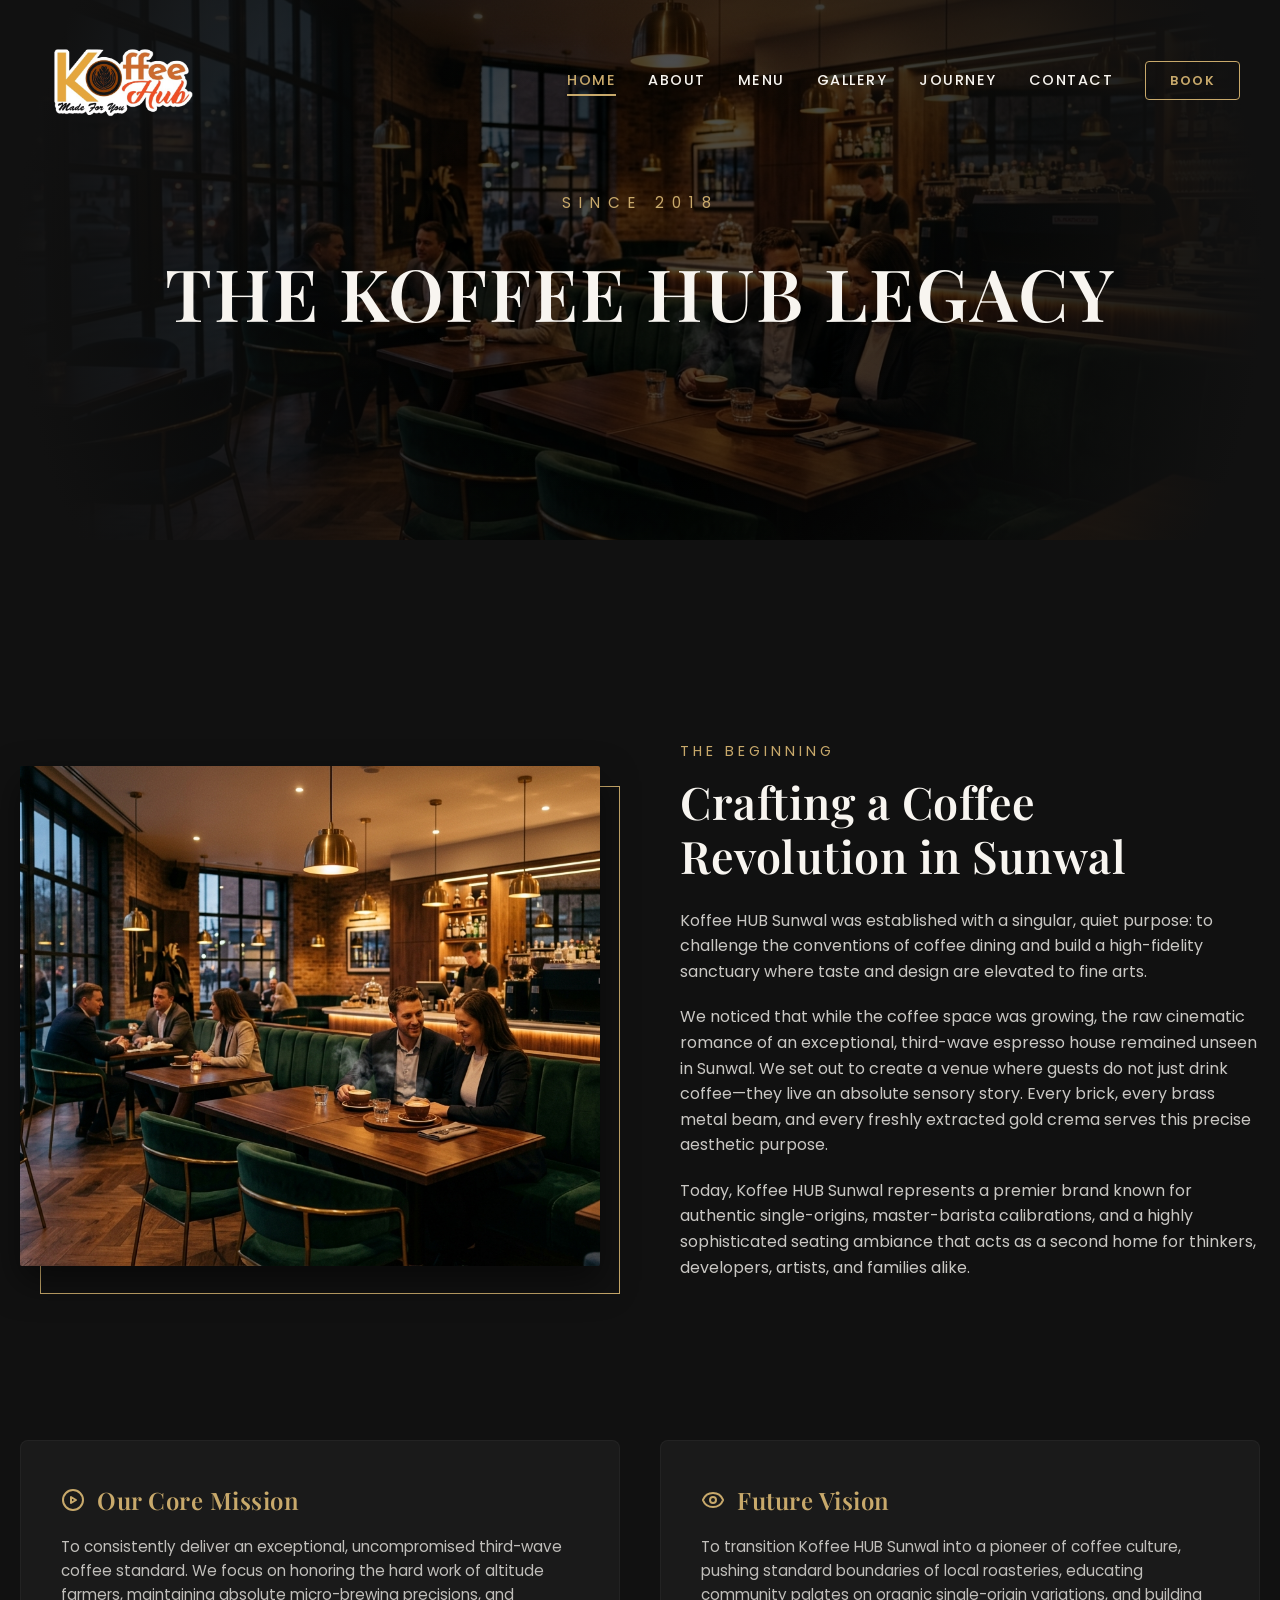
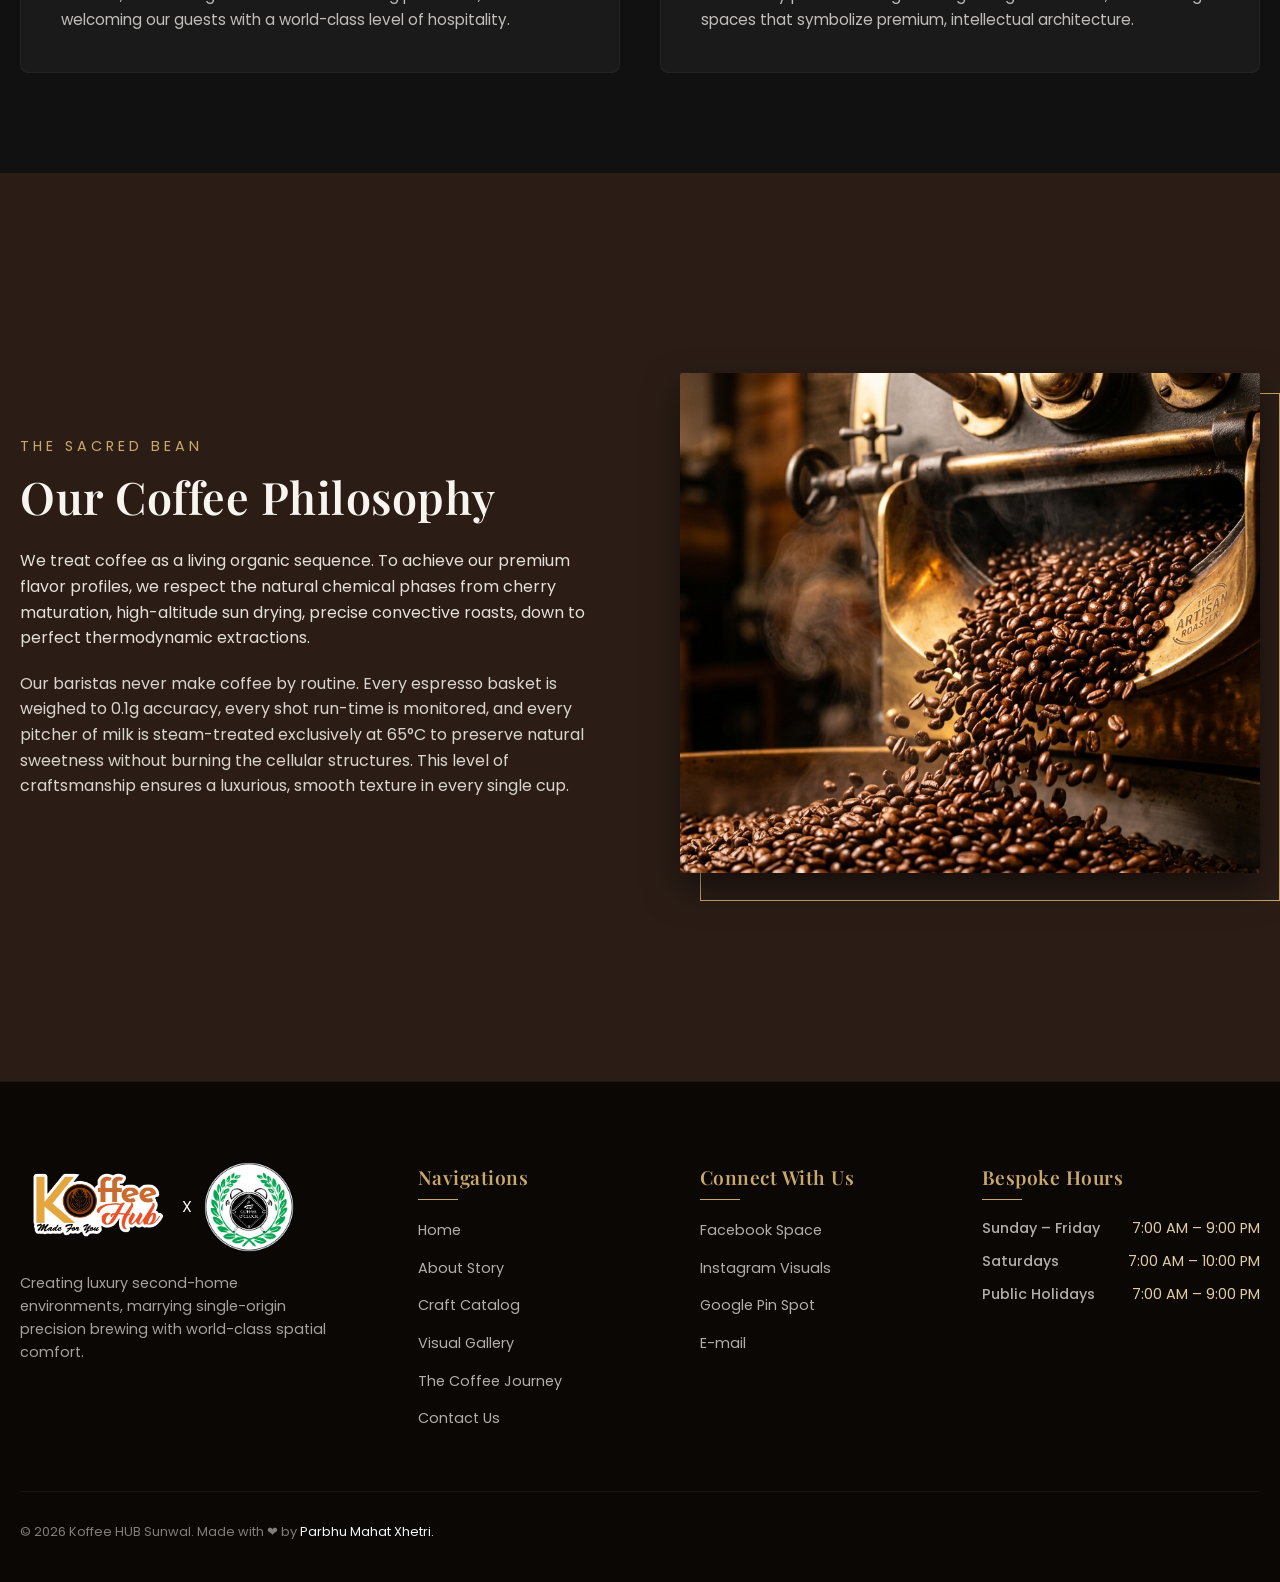
<file: about.html>
<!DOCTYPE html>
<html lang="en">
<head>
  <meta charset="UTF-8">
  <meta name="viewport" content="width=device-width, initial-scale=1.0">
  <title>Our Story & Philosophy | Koffee HUB Sunwal</title>
  <link rel="stylesheet" href="/css/style.css">
  <link rel="icon" href="images/icon.svg">
</head>
<body>
  <!-- Header / Navigation Bar -->
  <header id="header">
    <nav class="navbar" id="navbar">
      <a href="/index.html" class="nav-brand">
        <img src="/images/logo.png" alt="Koffee HUB Sunwal Logo" class="nav-logo-img">
      </a>
      
      <ul class="nav-menu">
        <li><a href="/index.html" class="nav-link active">Home</a></li>
        <li><a href="/about.html" class="nav-link">About</a></li>
        <li><a href="/menu.html" class="nav-link">Menu</a></li>
        <li><a href="/gallery.html" class="nav-link">Gallery</a></li>
        <li><a href="/experience.html" class="nav-link">Journey</a></li>
        <li><a href="/contact.html" class="nav-link">Contact</a></li>
        <li><a href="/contact.html" class="nav-cta">Book</a></li>
      </ul>

      <button class="hamburger" aria-label="Toggle Navigation">
        <span class="bar"></span>
        <span class="bar"></span>
        <span class="bar"></span>
      </button>
    </nav>
  </header>

  <!-- About Hero -->
  <section class="about-hero">
    <div class="about-hero-bg"></div>
    <div class="hero-overlay"></div>
    <div class="about-hero-content">
      <div class="hero-mini-title">Since 2018</div>
      <h1 class="about-hero-title">The Koffee HUB Legacy</h1>
    </div>
  </section>

  <!-- Narrative Section -->
  <section class="section">
    <div class="about-narrative reveal-on-scroll">
      <!-- Image Frame -->
      <div class="about-img-frame">
        <img src="/images/interior.jpg" alt="Koffee HUB Luxury Atmosphere" class="about-img">
      </div>
      
      <!-- Text Description -->
      <div class="about-text-content">
        <span class="about-story-subtitle">The Beginning</span>
        <h2 class="about-story-title">Crafting a Coffee Revolution in Sunwal</h2>
        <p class="about-text-p">
          Koffee HUB Sunwal was established with a singular, quiet purpose: to challenge the conventions of coffee dining and build a high-fidelity sanctuary where taste and design are elevated to fine arts.
        </p>
        <p class="about-text-p">
          We noticed that while the coffee space was growing, the raw cinematic romance of an exceptional, third-wave espresso house remained unseen in Sunwal. We set out to create a venue where guests do not just drink coffee—they live an absolute sensory story. Every brick, every brass metal beam, and every freshly extracted gold crema serves this precise aesthetic purpose.
        </p>
        <p class="about-text-p">
          Today, Koffee HUB Sunwal represents a premier brand known for authentic single-origins, master-barista calibrations, and a highly sophisticated seating ambiance that acts as a second home for thinkers, developers, artists, and families alike.
        </p>
      </div>
    </div>

    <!-- Mission & Vision Bento Cards -->
    <div class="bento-blocks reveal-on-scroll">
      <div class="bento-card">
        <h3 class="bento-card-title">
          <svg xmlns="http://www.w3.org/2000/svg" width="24" height="24" viewBox="0 0 24 24" fill="none" stroke="currentColor" stroke-width="2" stroke-linecap="round" stroke-linejoin="round" class="text-gold"><circle cx="12" cy="12" r="10"/><path d="m10 15 5-3-5-3v6Z"/></svg>
          Our Core Mission
        </h3>
        <p class="bento-card-desc">
          To consistently deliver an exceptional, uncompromised third-wave coffee standard. We focus on honoring the hard work of altitude farmers, maintaining absolute micro-brewing precisions, and welcoming our guests with a world-class level of hospitality.
        </p>
      </div>

      <div class="bento-card">
        <h3 class="bento-card-title">
          <svg xmlns="http://www.w3.org/2000/svg" width="24" height="24" viewBox="0 0 24 24" fill="none" stroke="currentColor" stroke-width="2" stroke-linecap="round" stroke-linejoin="round" class="text-gold"><path d="M2.062 12.348a1 1 0 0 1 0-.696 10.75 10.75 0 0 1 19.876 0 1 1 0 0 1 0 .696 10.75 10.75 0 0 1-19.876 0Z"/><circle cx="12" cy="12" r="3"/></svg>
          Future Vision
        </h3>
        <p class="bento-card-desc">
          To transition Koffee HUB Sunwal into a pioneer of coffee culture, pushing standard boundaries of local roasteries, educating community palates on organic single-origin variations, and building spaces that symbolize premium, intellectual architecture.
        </p>
      </div>
    </div>
  </section>

  <!-- Philosophy and Beans Section -->
  <section class="section-full">
    <div class="section reveal-on-scroll" style="padding: 100px 20px;">
      <div class="about-narrative">
        <div class="about-text-content">
          <span class="about-story-subtitle">The Sacred Bean</span>
          <h2 class="about-story-title">Our Coffee Philosophy</h2>
          <p class="about-text-p" style="color: rgba(248, 245, 240, 0.9);">
            We treat coffee as a living organic sequence. To achieve our premium flavor profiles, we respect the natural chemical phases from cherry maturation, high-altitude sun drying, precise convective roasts, down to perfect thermodynamic extractions.
          </p>
          <p class="about-text-p" style="color: rgba(248, 245, 240, 0.85);">
            Our baristas never make coffee by routine. Every espresso basket is weighed to 0.1g accuracy, every shot run-time is monitored, and every pitcher of milk is steam-treated exclusively at 65°C to preserve natural sweetness without burning the cellular structures. This level of craftsmanship ensures a luxurious, smooth texture in every single cup.
          </p>
        </div>

        <div class="about-img-frame">
          <img src="/images/beans.jpg" alt="Hand-selected fresh roasted coffee beans" class="about-img">
        </div>
      </div>
    </div>
  </section>

  <!-- Footer -->
<footer>
    <div class="footer-layout">
      <!-- Col 1: Brand Info -->
      <div class="footer-col-desc">
        <div class="footer-logo-row">
          <a href="#">
          <img src="/images/logo.png" alt="Koffee HUB Sunwal" class="footer-logo-img">
          </a>
          X 
          <img src="images/coffeoclocklogo.png" alt="Koffee HUB Sunwal" class="footer-logo-img2">
        </div>
        <p class="footer-brand-p">Creating luxury second-home environments, marrying single-origin precision brewing with world-class spatial comfort.</p>
      </div>

      <!-- Col 2: Navigation Links -->
      <div>
        <h3 class="footer-heading">Navigations</h3>
        <ul class="footer-links">
          <li><a href="/index.html">Home</a></li>
          <li><a href="/about.html">About Story</a></li>
          <li><a href="/menu.html">Craft Catalog</a></li>
          <li><a href="/gallery.html">Visual Gallery</a></li>
          <li><a href="/experience.html">The Coffee Journey</a></li>
          <li><a href="/contact.html">Contact Us</a></li>
        </ul>
      </div>

      <!-- Col 3: Social & Communities -->
      <div>
        <h3 class="footer-heading">Connect With Us</h3>
        <ul class="footer-links">
          <li><a href="https://www.facebook.com/p/Koffee-HUB-Sunwal-100027303412881/" target="_blank">Facebook Space</a></li>
          <li><a href="https://www.instagram.com/koffeehubsunwal/" target="_blank">Instagram Visuals</a></li>
          <li><a href="https://maps.app.goo.gl/vTeox2EkM3HHREE3A" target="_blank">Google Pin Spot</a></li>
          <li><a href="mailto:koffeehub4@gmail.com">E-mail </a></li>
        </ul>
      </div>

      <!-- Col 4: Opening Hours -->
      <div>
        <h3 class="footer-heading">Bespoke Hours</h3>
        <ul class="hours-list">
          <li class="hours-item">
            <span>Sunday – Friday</span>
            <span>7:00 AM – 9:00 PM</span>
          </li>
          <li class="hours-item">
            <span>Saturdays</span>
            <span>7:00 AM – 10:00 PM</span>
          </li>
          <li class="hours-item">
            <span>Public Holidays</span>
            <span>7:00 AM – 9:00 PM</span>
          </li>
        </ul>
      </div>
    </div>

    <!-- Footer Bottom Copyright row -->
    <div class="footer-bottom">
      <div>&copy; 2026 Koffee HUB Sunwal. Made with ❤ by <a href="https:parbhumahatchhetry.com.np" style="text-decoration: none; color: whitesmoke;">Parbhu Mahat Xhetri.</a></div>
    </div>
  </footer>

  <!-- Back to Top Button -->
  <button id="back-to-top" aria-label="Back to top">
    <svg xmlns="http://www.w3.org/2000/svg" width="24" height="24" viewBox="0 0 24 24" fill="none" stroke="currentColor" stroke-width="2" stroke-linecap="round" stroke-linejoin="round"><path d="m18 15-6-6-6 6"/></svg>
  </button>

  <script src="/js/script.js" defer></script>
</body>
</html>
</file>
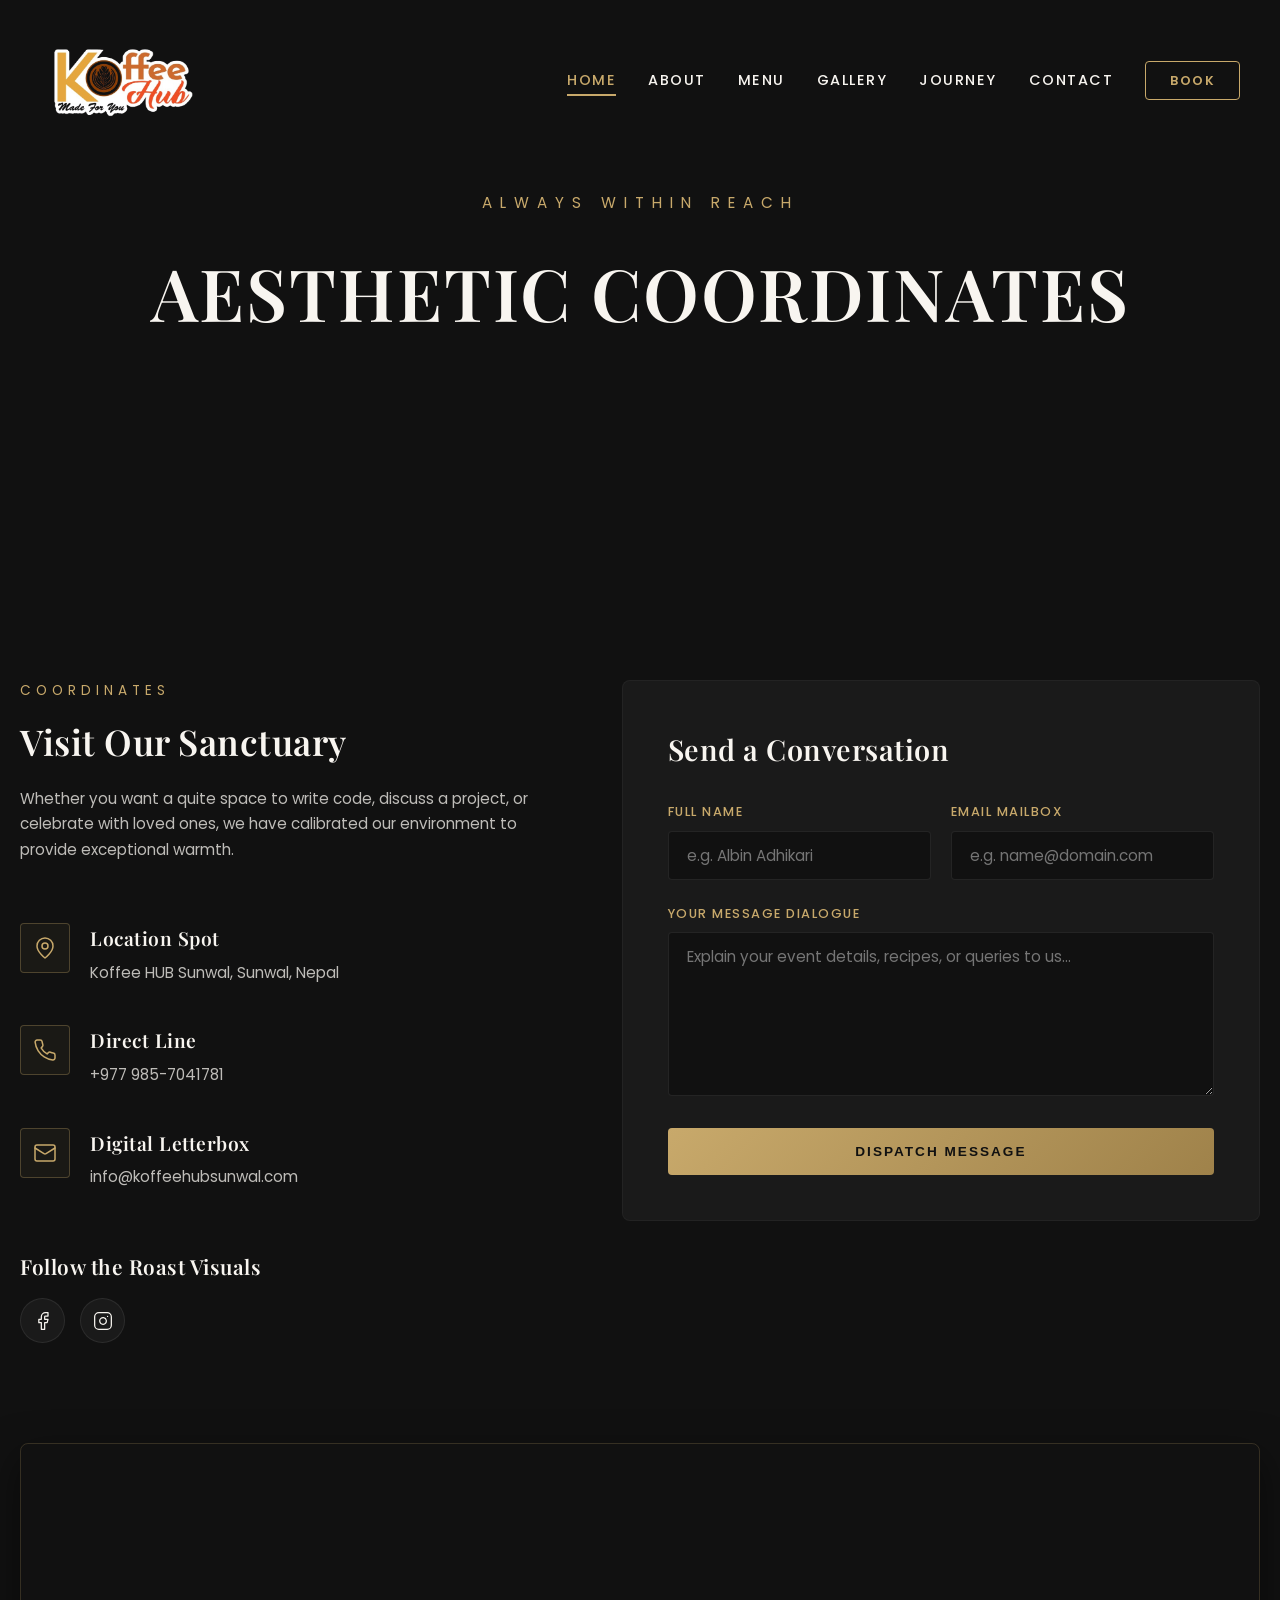
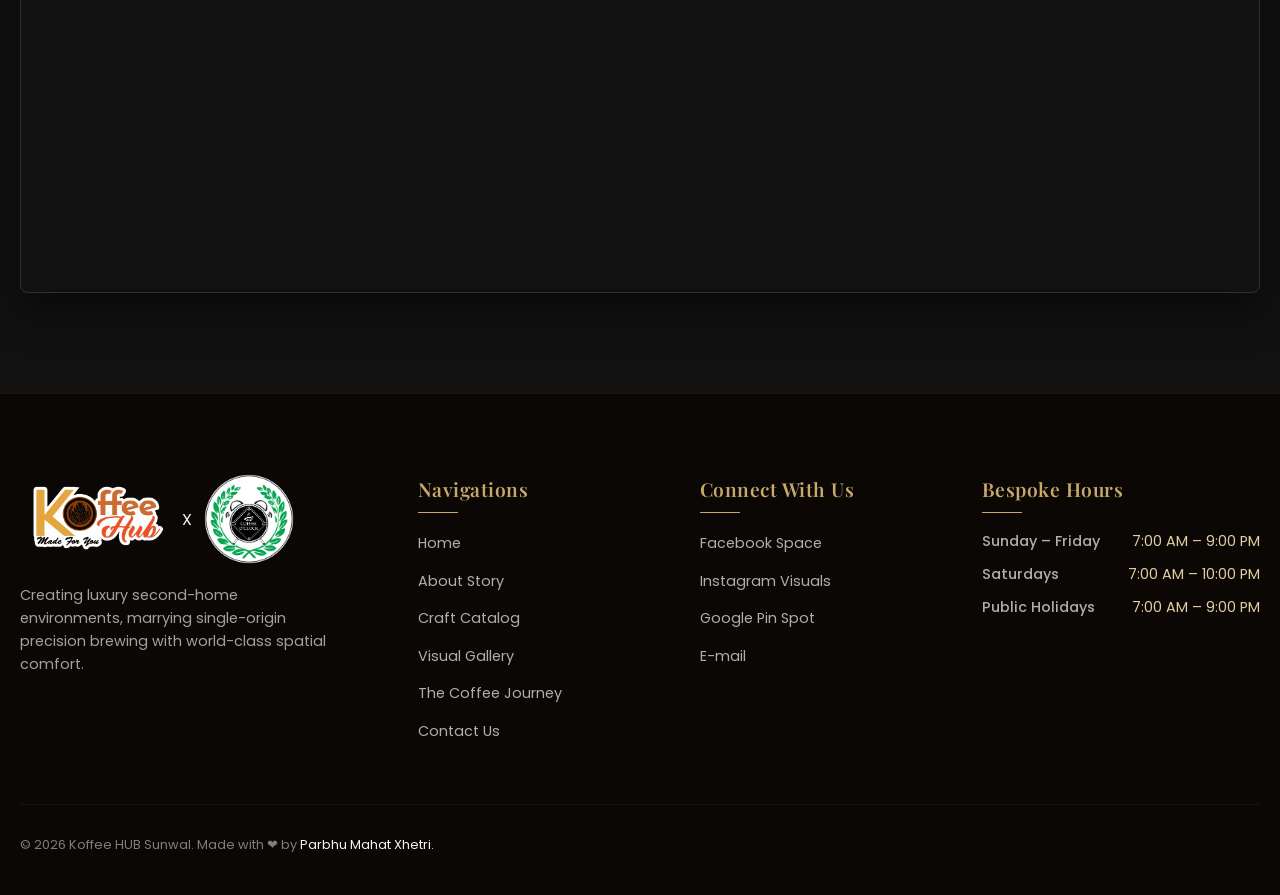
<file: contact.html>
<!DOCTYPE html>
<html lang="en">
<head>
  <meta charset="UTF-8">
  <meta name="viewport" content="width=device-width, initial-scale=1.0">
  <title>Contact & Coordinates | Koffee HUB Sunwal</title>
  <link class="styles" rel="stylesheet" href="/css/style.css">
  <link rel="icon" href="images/icon.svg">
</head>
<body>
<header id="header">
    <nav class="navbar" id="navbar">
      <a href="/index.html" class="nav-brand">
        <img src="/images/logo.png" alt="Koffee HUB Sunwal Logo" class="nav-logo-img">
      </a>
      
      <ul class="nav-menu">
        <li><a href="/index.html" class="nav-link active">Home</a></li>
        <li><a href="/about.html" class="nav-link">About</a></li>
        <li><a href="/menu.html" class="nav-link">Menu</a></li>
        <li><a href="/gallery.html" class="nav-link">Gallery</a></li>
        <li><a href="/experience.html" class="nav-link">Journey</a></li>
        <li><a href="/contact.html" class="nav-link">Contact</a></li>
        <li><a href="/contact.html" class="nav-cta">Book</a></li>
      </ul>

      <button class="hamburger" aria-label="Toggle Navigation">
        <span class="bar"></span>
        <span class="bar"></span>
        <span class="bar"></span>
      </button>
    </nav>
  </header>

  <!-- Contact Hero -->
  <section class="about-hero">
    <div class="about-hero-bg" style="background-image: url('https://images.unsplash.com/photo-1495474472287-4d71bcdd2085?q=80&w=1200&auto=format&fit=crop');"></div>
    <div class="hero-overlay"></div>
    <div class="about-hero-content">
      <div class="hero-mini-title">Always Within Reach</div>
      <h1 class="about-hero-title">Aesthetic Coordinates</h1>
    </div>
  </section>

  <!-- Contact Section Workspace -->
  <section class="section reveal-on-scroll">
    
    <div class="contact-layout">
      <!-- Col 1: Contacts info details -->
      <div class="contact-info-block">
        <div>
          <span class="sec-subtitle" style="margin-left: 0;">Coordinates</span>
          <h2 class="form-title" style="margin-bottom: 15px; font-size: 2.22rem">Visit Our Sanctuary</h2>
          <p class="about-text-p" style="font-size: 0.95rem; line-height: 1.7; color: rgba(248, 245, 240, 0.75);">
            Whether you want a quite space to write code, discuss a project, or celebrate with loved ones, we have calibrated our environment to provide exceptional warmth.
          </p>
        </div>

        <div class="contact-coord-item">
          <div class="coord-icon-box">
            <!-- Pin Icon -->
            <svg xmlns="http://www.w3.org/2000/svg" width="24" height="24" viewBox="0 0 24 24" fill="none" stroke="currentColor" stroke-width="1.5" stroke-linecap="round" stroke-linejoin="round"><path d="M20 10c0 6-8 12-8 12s-8-6-8-12a8 8 0 0 1 16 0Z"/><circle cx="12" cy="10" r="3"/></svg>
          </div>
          <div>
            <h4 class="coord-label">Location Spot</h4>
            <a href="https://maps.app.goo.gl/vTeox2EkM3HHREE3A" target="_blank" class="coord-val">Koffee HUB Sunwal, Sunwal, Nepal</a>
          </div>
        </div>

        <div class="contact-coord-item">
          <div class="coord-icon-box">
            <!-- Phone Icon -->
            <svg xmlns="http://www.w3.org/2000/svg" width="24" height="24" viewBox="0 0 24 24" fill="none" stroke="currentColor" stroke-width="1.5" stroke-linecap="round" stroke-linejoin="round"><path d="M22 16.92v3a2 2 0 0 1-2.18 2 19.79 19.79 0 0 1-8.63-3.07 19.5 19.5 0 0 1-6-6 19.79 19.79 0 0 1-3.07-8.67A2 2 0 0 1 4.11 2h3a2 2 0 0 1 2 1.72 12.84 12.84 0 0 0 .7 2.81 2 2 0 0 1-.45 2.11L8.09 9.91a16 16 0 0 0 6 6l1.27-1.27a2 2 0 0 1 2.11-.45 12.84 12.84 0 0 0 2.81.7A2 2 0 0 1 22 16.92z"/></svg>
          </div>
          <div>
            <h4 class="coord-label">Direct Line</h4>
            <a href="tel:+9779857041781" class="coord-val">+977 985-7041781</a>
          </div>
        </div>

        <div class="contact-coord-item">
          <div class="coord-icon-box">
            <!-- Mail Icon -->
            <svg xmlns="http://www.w3.org/2000/svg" width="24" height="24" viewBox="0 0 24 24" fill="none" stroke="currentColor" stroke-width="1.5" stroke-linecap="round" stroke-linejoin="round"><rect width="20" height="16" x="2" y="4" rx="2"/><path d="m22 7-8.97 5.7a1.94 1.94 0 0 1-2.06 0L2 7"/></svg>
          </div>
          <div>
            <h4 class="coord-label">Digital Letterbox</h4>
            <a href="mailto:info@koffeehubsunwal.com" class="coord-val">info@koffeehubsunwal.com</a>
          </div>
        </div>

        <!-- Social Space links -->
        <div class="social-container">
          <h4 class="social-title">Follow the Roast Visuals</h4>
          <div class="social-links-row">
            <!-- Facebook link -->
            <a href="https://www.facebook.com/p/Koffee-HUB-Sunwal-100027303412881/" target="_blank" class="social-btn" aria-label="Koffee HUB Facebook Page">
              <svg xmlns="http://www.w3.org/2000/svg" width="20" height="20" viewBox="0 0 24 24" fill="none" stroke="currentColor" stroke-width="1.5" stroke-linecap="round" stroke-linejoin="round"><path d="M18 2h-3a5 5 0 0 0-5 5v3H7v4h3v8h4v-8h3l1-4h-4V7a1 1 0 0 1 1-1h3z"/></svg>
            </a>
            <!-- Instagram link -->
            <a href="https://www.instagram.com/koffeehubsunwal/" target="_blank" class="social-btn" aria-label="Koffee HUB Instagram Profile">
              <svg xmlns="http://www.w3.org/2000/svg" width="20" height="20" viewBox="0 0 24 24" fill="none" stroke="currentColor" stroke-width="1.5" stroke-linecap="round" stroke-linejoin="round"><rect width="20" height="20" x="2" y="2" rx="5" ry="5"/><path d="M16 11.37A4 4 0 1 1 12.63 8 4 4 0 0 1 16 11.37z"/><line x1="17.5" x2="17.51" y1="6.5" y2="6.5"/></svg>
            </a>
          </div>
        </div>
      </div>

      <!-- Col 2: Luxury contact forms -->
      <div class="contact-form-box">
        <h3 class="form-title">Send a Conversation</h3>
        
        <div class="form-success-banner" id="formSuccessBanner">
           <strong>Thank You!</strong> Your dialogue hash has been dispatched successfully. Our master brewers will prepare a reply for your digital mailbox shortly.
        </div>

        <form id="contactForm">
          <div class="form-group-row">
            <div class="form-group">
              <label for="userName" class="form-label">Full Name</label>
              <input type="text" id="userName" class="form-input" placeholder="e.g. Albin Adhikari" required>
            </div>
            
            <div class="form-group">
              <label for="userEmail" class="form-label">Email Mailbox</label>
              <input type="email" id="userEmail" class="form-input" placeholder="e.g. name@domain.com" required>
            </div>
          </div>

          <div class="form-group">
            <label for="userMsg" class="form-label">Your Message Dialogue</label>
            <textarea id="userMsg" class="form-textarea" rows="6" placeholder="Explain your event details, recipes, or queries to us..." required></textarea>
          </div>

          <button type="submit" class="btn-premium btn-gold" style="width: 100%; border: none;">Dispatch Message</button>
        </form>
      </div>
    </div>

    <!-- Embedded Google Map -->
    <div class="map-embed-sec reveal-on-scroll">
      <!-- Mapped precisely to Koffee HUB Sunwal, Nepal via coordinates lookup -->
      <iframe src="https://maps.google.com/maps?q=Koffee%20HUB%20Sunwal,%20Sunwal,%20Nepal&t=&z=15&ie=UTF8&iwloc=&output=embed" loading="lazy" allowfullscreen referrerpolicy="no-referrer-when-downgrade"></iframe>
    </div>

  </section>

  <!-- Footer -->
  <footer>
    <div class="footer-layout">
      <!-- Col 1: Brand Info -->
      <div class="footer-col-desc">
        <div class="footer-logo-row">
          <a href="#">
          <img src="/images/logo.png" alt="Koffee HUB Sunwal" class="footer-logo-img">
          </a>
          X 
          <img src="images/coffeoclocklogo.png" alt="Koffee HUB Sunwal" class="footer-logo-img2">
        </div>
        <p class="footer-brand-p">Creating luxury second-home environments, marrying single-origin precision brewing with world-class spatial comfort.</p>
      </div>

      <!-- Col 2: Navigation Links -->
      <div>
        <h3 class="footer-heading">Navigations</h3>
        <ul class="footer-links">
          <li><a href="/index.html">Home</a></li>
          <li><a href="/about.html">About Story</a></li>
          <li><a href="/menu.html">Craft Catalog</a></li>
          <li><a href="/gallery.html">Visual Gallery</a></li>
          <li><a href="/experience.html">The Coffee Journey</a></li>
          <li><a href="/contact.html">Contact Us</a></li>
        </ul>
      </div>

      <!-- Col 3: Social & Communities -->
      <div>
        <h3 class="footer-heading">Connect With Us</h3>
        <ul class="footer-links">
          <li><a href="https://www.facebook.com/p/Koffee-HUB-Sunwal-100027303412881/" target="_blank">Facebook Space</a></li>
          <li><a href="https://www.instagram.com/koffeehubsunwal/" target="_blank">Instagram Visuals</a></li>
          <li><a href="https://maps.app.goo.gl/vTeox2EkM3HHREE3A" target="_blank">Google Pin Spot</a></li>
          <li><a href="mailto:koffeehub4@gmail.com">E-mail </a></li>
        </ul>
      </div>

      <!-- Col 4: Opening Hours -->
      <div>
        <h3 class="footer-heading">Bespoke Hours</h3>
        <ul class="hours-list">
          <li class="hours-item">
            <span>Sunday – Friday</span>
            <span>7:00 AM – 9:00 PM</span>
          </li>
          <li class="hours-item">
            <span>Saturdays</span>
            <span>7:00 AM – 10:00 PM</span>
          </li>
          <li class="hours-item">
            <span>Public Holidays</span>
            <span>7:00 AM – 9:00 PM</span>
          </li>
        </ul>
      </div>
    </div>

    <!-- Footer Bottom Copyright row -->
    <div class="footer-bottom">
      <div>&copy; 2026 Koffee HUB Sunwal. Made with ❤ by <a href="https:parbhumahatchhetry.com.np" style="text-decoration: none; color: whitesmoke;">Parbhu Mahat Xhetri.</a></div>
    </div>
  </footer>

  <!-- Back to Top Button -->
  <button id="back-to-top" aria-label="Back to top">
    <svg xmlns="http://www.w3.org/2000/svg" width="24" height="24" viewBox="0 0 24 24" fill="none" stroke="currentColor" stroke-width="2" stroke-linecap="round" stroke-linejoin="round"><path d="m18 15-6-6-6 6"/></svg>
  </button>

  <script src="/js/script.js" defer></script>
</body>
</html>
</file>
<file: css/style.css>
/* 
 * Koffee HUB Sunwal
 * Custom Premium Stylesheet
 * Mood: Luxurious, Cinematic, Modern, Aesthetic, Warm, Sophisticated
 */

@import url('https://fonts.googleapis.com/css2?family=Playfair+Display:ital,wght@0,400..900;1,400..900&family=Poppins:ital,wght@0,300;0,400;0,500;0,600;0,700;1,400&display=swap');

:root {
  --primary-espresso: #2B1D16;
  --dark-coffee: #3A261C;
  --cream-white: #F8F5F0;
  --matte-black: #111111;
  --matte-gray: #1a1a1a;
  --luxury-gold: #C8A96B;
  --gold-dark: #9F824A;
  --gold-light: #E1CDA3;
  --gold-glow: rgba(200, 169, 107, 0.35);
  
  --font-serif: "Playfair Display", Georgia, serif;
  --font-sans: "Poppins", Arial, sans-serif;
  
  --transition-smooth: all 0.4s cubic-bezier(0.25, 1, 0.5, 1);
  --transition-fast: all 0.2s ease;
}

/* Base Styles & Resets */
* {
  box-sizing: border-box;
  margin: 0;
  padding: 0;
}

html {
  scroll-behavior: smooth;
  scroll-padding-top: 80px;
}

body {
  font-family: var(--font-sans);
  background-color: var(--matte-black);
  color: var(--cream-white);
  line-height: 1.6;
  overflow-x: hidden;
}

/* Root Custom Scrollbar */
::-webkit-scrollbar {
  width: 8px;
}
::-webkit-scrollbar-track {
  background: var(--matte-black);
}
::-webkit-scrollbar-thumb {
  background: var(--primary-espresso);
  border: 2px solid var(--matte-black);
  border-radius: 4px;
}
::-webkit-scrollbar-thumb:hover {
  background: var(--luxury-gold);
}

/* Typography Helpers */
h1, h2, h3, h4, h5, h6 {
  font-family: var(--font-serif);
  font-weight: 600;
  letter-spacing: 0.5px;
}

.text-gold {
  color: var(--luxury-gold);
}

.font-serif {
  font-family: var(--font-serif);
}

.font-sans {
  font-family: var(--font-sans);
}

.letter-spacing-wide {
  letter-spacing: 2px;
}

/* --- cinematic loading screen --- */
#loading-screen {
  position: fixed;
  top: 0;
  left: 0;
  width: 100vw;
  height: 100vh;
  background-color: var(--matte-black);
  display: flex;
  flex-direction: column;
  justify-content: center;
  align-items: center;
  z-index: 9999;
  transition: opacity 1s cubic-bezier(0.25, 1, 0.5, 1), visibility 1s;
  overflow: hidden;
  padding: 20px;
}

#loading-screen.fade-out {
  opacity: 0;
  visibility: hidden;
  pointer-events: none;
}
 
/* --- High-Speed Coffee Bean Spreading Loader --- */
.beans-scatter-container {
  position: relative;
  width: 300px;
  height: 300px;
  display: flex;
  justify-content: center;
  align-items: center;
}

.loader-center-logo {
  position: absolute;
  max-width: 140px;
  max-height: 120px;
    animation: fadeInLogo 0.8s cubic-bezier(0.16, 1, 0.3, 1) forwards;
  z-index: 10;
  display: flex;
  justify-content: center;
  align-items: center;
  background-color: transparent;
  padding: 0;
}

.loader-logo-flat {
  max-width: 140px;
  height: auto;
  object-fit: contain;
}

.scatter-bean {
  position: absolute;
  width: 28px;
  height: 38px;
  background: radial-gradient(circle at 35% 35%, #5c3c2b, #2b1d16 85%);
  border-radius: 50% 50% 50% 50% / 60% 60% 40% 40%;
  box-shadow: inset -2px -2px 6px rgba(0,0,0,0.6), 0 4px 10px rgba(0,0,0,0.5);
  opacity: 0;
}

.scatter-bean::after {
  content: '';
  position: absolute;
  top: 0;
  left: 50%;
  width: 1.5px;
  height: 100%;
  background: var(--luxury-gold);
  transform: translateX(-50%) rotate(4deg);
  border-radius: 50%;
  opacity: 0.6;
}

@keyframes fadeInLogo {
  0% { transform: scale(0.4); opacity: 0; }
  100% { transform: scale(1); opacity: 1; }
}

/* Individual bean animations - spreading outward elegantly */
.bean-1 { animation: spreadBean1 1.2s cubic-bezier(0.16, 1, 0.3, 1) forwards; }
.bean-2 { animation: spreadBean2 1.2s cubic-bezier(0.16, 1, 0.3, 1) forwards; }
.bean-3 { animation: spreadBean3 1.2s cubic-bezier(0.16, 1, 0.3, 1) forwards; }
.bean-4 { animation: spreadBean4 1.2s cubic-bezier(0.16, 1, 0.3, 1) forwards; }
.bean-5 { animation: spreadBean5 1.2s cubic-bezier(0.16, 1, 0.3, 1) forwards; }
.bean-6 { animation: spreadBean6 1.2s cubic-bezier(0.16, 1, 0.3, 1) forwards; }
.bean-7 { animation: spreadBean7 1.2s cubic-bezier(0.16, 1, 0.3, 1) forwards; }
.bean-8 { animation: spreadBean8 1.2s cubic-bezier(0.16, 1, 0.3, 1) forwards; }

@keyframes spreadBean1 {
  0% { transform: translate(0, 0) rotate(0deg) scale(0); opacity: 0; }
  20% { opacity: 1; }
  100% { transform: translate(-80px, -80px) rotate(-45deg) scale(1); opacity: 1; }
}
@keyframes spreadBean2 {
  0% { transform: translate(0, 0) rotate(0deg) scale(0); opacity: 0; }
  20% { opacity: 1; }
  100% { transform: translate(80px, -70px) rotate(35deg) scale(0.9); opacity: 1; }
}
@keyframes spreadBean3 {
  0% { transform: translate(0, 0) rotate(0deg) scale(0); opacity: 0; }
  20% { opacity: 1; }
  100% { transform: translate(-95px, 20px) rotate(-85deg) scale(1.1); opacity: 1; }
}
@keyframes spreadBean4 {
  0% { transform: translate(0, 0) rotate(0deg) scale(0); opacity: 0; }
  20% { opacity: 1; }
  100% { transform: translate(90px, 30px) rotate(60deg) scale(0.85); opacity: 1; }
}
@keyframes spreadBean5 {
  0% { transform: translate(0, 0) rotate(0deg) scale(0); opacity: 0; }
  20% { opacity: 1; }
  100% { transform: translate(-30px, 90px) rotate(15deg) scale(1.05); opacity: 1; }
}
@keyframes spreadBean6 {
  0% { transform: translate(0, 0) rotate(0deg) scale(0); opacity: 0; }
  20% { opacity: 1; }
  100% { transform: translate(35px, -100px) rotate(-20deg) scale(0.95); opacity: 1; }
}
@keyframes spreadBean7 {
  0% { transform: translate(0, 0) rotate(0deg) scale(0); opacity: 0; }
  20% { opacity: 1; }
  100% { transform: translate(-70px, -20px) rotate(110deg) scale(0.9); opacity: 1; }
}
@keyframes spreadBean8 {
  0% { transform: translate(0, 0) rotate(0deg) scale(0); opacity: 0; }
  20% { opacity: 1; }
  100% { transform: translate(65px, 80px) rotate(-135deg) scale(1); opacity: 1; }
}

/* Fast text subtitle */
.loader-subtitle {
  margin-top: 20px;
  font-family: var(--font-serif);
  font-size: 1.1rem;
  letter-spacing: 3px;
  color: var(--luxury-gold);
  text-transform: uppercase;
  opacity: 0;
  animation: animateTextFast 1s ease-out 0.3s forwards;
}

@keyframes animateTextFast {
  0% { opacity: 0; transform: translateY(10px); }
  100% { opacity: 0.9; transform: translateY(0); }
}


/* --- header / navigation bar --- */
header {
  position: fixed;
  top: 0;
  left: 0;
  width: 100%;
  z-index: 1000;
  transition: var(--transition-smooth);
}

.navbar {
  max-width: 1400px;
  margin: 0 auto;
  padding: 20px 40px;
  display: flex;
  justify-content: space-between;
  align-items: center;
  transition: var(--transition-smooth);
}

header.scrolled {
  background: rgba(17, 17, 17, 0.95);
  backdrop-filter: blur(12px);
  -webkit-backdrop-filter: blur(12px);
  box-shadow: 0 10px 30px rgba(0, 0, 0, 0.5);
  border-bottom: 1px solid rgba(200, 169, 107, 0.15);
}

header.scrolled .navbar {
  padding: 12px 40px;
}

.nav-brand {
  display: flex;
  align-items: center;
  gap: 12px;
  text-decoration: none;
}

.nav-logo-img {
  height: 120px;
  max-width: 160px;
  object-fit: contain;
  transition: var(--transition-smooth);
}

header.scrolled .nav-logo-img {
  height: 100px;
  width: auto;
}

.nav-brand-text {
  font-family: var(--font-serif);
  font-size: 1.4rem;
  color: var(--cream-white);
  font-weight: 700;
  letter-spacing: 1px;
}

.nav-brand-text span {
  color: var(--luxury-gold);
}

/* Nav Links */
.nav-menu {
  display: flex;
  list-style: none;
  gap: 32px;
  align-items: center;
}

.nav-link {
  text-decoration: none;
  color: var(--cream-white);
  font-size: 0.9rem;
  font-weight: 500;
  text-transform: uppercase;
  letter-spacing: 1.5px;
  position: relative;
  transition: var(--transition-fast);
  padding: 6px 0;
}

.nav-link:hover {
  color: var(--luxury-gold);
}

.nav-link::after {
  content: '';
  position: absolute;
  bottom: 0;
  left: 0;
  width: 0;
  height: 2px;
  background-color: var(--luxury-gold);
  transition: var(--transition-smooth);
}

.nav-link:hover::after,
.nav-link.active::after {
  width: 100%;
}

.nav-link.active {
  color: var(--luxury-gold);
}

/* Glass Book Table button in Nav */
.nav-cta {
  background: transparent;
  color: var(--luxury-gold);
  border: 1px solid var(--luxury-gold);
  padding: 10px 24px;
  text-decoration: none;
  border-radius: 4px;
  text-transform: uppercase;
  font-size: 0.8rem;
  letter-spacing: 1.5px;
  font-weight: 600;
  transition: var(--transition-smooth);
}

.nav-cta:hover {
  background: var(--luxury-gold);
  color: var(--matte-black);
  box-shadow: 0 4px 15px var(--gold-glow);
}

/* Hamburger Menu Icon */
.hamburger {
  display: none;
  cursor: pointer;
  background: transparent;
  border: none;
  outline: none;
}

.bar {
  display: block;
  width: 25px;
  height: 2px;
  margin: 5px auto;
  background-color: var(--cream-white);
  transition: var(--transition-smooth);
}

/* --- HERO SECTION --- */
.hero-sec {
  position: relative;
  width: 100%;
  height: 100vh;
  display: flex;
  align-items: center;
  justify-content: center;
  overflow: hidden;
}

/* Parallax zoom effect for hero background */
.hero-bg-wrapper {
  position: absolute;
  top: 0;
  left: 0;
  width: 100%;
  height: 100%;
  z-index: 1;
}

.hero-bg-img {
  width: 100%;
  height: 100%;
  object-fit: cover;
  transform: scale(1.05);
  filter: brightness(0.35);
  animation: bgPulse 20s infinite alternate ease-in-out;
}

@keyframes bgPulse {
  0% { transform: scale(1.05) translate(0px, 0px); }
  100% { transform: scale(1.15) translate(-10px, -5px); }
}

.hero-overlay {
  position: absolute;
  top: 0;
  left: 0;
  width: 100%;
  height: 100%;
  background: radial-gradient(circle at center, transparent 30%, var(--matte-black) 90%);
  z-index: 2;
}

.hero-content {
  position: relative;
  z-index: 3;
  text-align: center;
  max-width: 900px;
  padding: 0 20px;
  display: flex;
  flex-direction: column;
  align-items: center;
}

.hero-mini-title {
  font-size: 0.95rem;
  letter-spacing: 8px;
  text-transform: uppercase;
  color: var(--luxury-gold);
  margin-bottom: 20px;
  display: inline-block;
  opacity: 0;
  transform: translateY(20px);
  animation: revealUp 1s cubic-bezier(0.25, 1, 0.5, 1) forwards;
}

.hero-main-title {
  font-family: var(--font-serif);
  font-size: clamp(3rem, 7vw, 5.5rem);
  font-weight: 700;
  line-height: 1.1;
  color: var(--cream-white);
  margin-bottom: 25px;
  text-transform: uppercase;
  opacity: 0;
  transform: translateY(30px);
  animation: revealUp 1s cubic-bezier(0.25, 1, 0.5, 1) 0.3s forwards;
}

.hero-main-title span {
  display: block;
  font-size: clamp(1.5rem, 4vw, 2.5rem);
  font-family: var(--font-sans);
  font-weight: 300;
  letter-spacing: 4px;
  color: var(--gold-light);
  text-transform: none;
  margin-top: 10px;
}

.hero-desc {
  font-size: clamp(1rem, 1.5vw, 1.15rem);
  color: rgba(248, 245, 240, 0.85);
  max-width: 650px;
  margin-bottom: 40px;
  opacity: 0;
  transform: translateY(20px);
  animation: revealUp 1s cubic-bezier(0.25, 1, 0.5, 1) 0.6s forwards;
}

/* Action Buttons */
.hero-btn-group {
  display: flex;
  gap: 20px;
  opacity: 0;
  transform: translateY(20px);
  animation: revealUp 1s cubic-bezier(0.25, 1, 0.5, 1) 0.9s forwards;
}

.btn-premium {
  padding: 16px 36px;
  font-size: 0.85rem;
  font-weight: 600;
  text-transform: uppercase;
  letter-spacing: 2px;
  border-radius: 4px;
  cursor: pointer;
  transition: var(--transition-smooth);
  text-decoration: none;
  display: inline-block;
}

.btn-gold {
  background: linear-gradient(135deg, var(--luxury-gold), var(--gold-dark));
  color: var(--matte-black);
  border: none;
}

.btn-gold:hover {
  transform: translateY(-3px);
  box-shadow: 0 10px 25px var(--gold-glow);
}

.btn-outline {
  background: transparent;
  color: var(--cream-white);
  border: 1px solid rgba(248, 245, 240, 0.3);
}

.btn-outline:hover {
  background: rgba(248, 245, 240, 0.05);
  border-color: var(--luxury-gold);
  color: var(--luxury-gold);
  transform: translateY(-3px);
}

@keyframes revealUp {
  to { opacity: 1; transform: translateY(0); }
}

/* Decorative Hero Bottom Steam and Scroll Indicators */
.scroll-indicator {
  position: absolute;
  bottom: 40px;
  left: 50%;
  transform: translateX(-50%);
  z-index: 3;
  display: flex;
  flex-direction: column;
  align-items: center;
  gap: 10px;
  text-decoration: none;
  color: rgba(248, 245, 240, 0.5);
  font-size: 0.75rem;
  text-transform: uppercase;
  letter-spacing: 2px;
  transition: var(--transition-fast);
}

.scroll-indicator:hover {
  color: var(--luxury-gold);
}

.mouse {
  width: 24px;
  height: 40px;
  border: 2px solid rgba(24af, 245, 240, 0.4);
  border-color: inherit;
  border-radius: 20px;
  display: flex;
  justify-content: center;
  padding-top: 8px;
}

.wheel {
  width: 4px;
  height: 8px;
  background-color: var(--luxury-gold);
  border-radius: 2px;
  animation: scrollWheel 1.5s infinite ease-out;
}

@keyframes scrollWheel {
  0% { transform: translateY(0); opacity: 1; }
  100% { transform: translateY(12px); opacity: 0; }
}

/* --- SECTION GENERAL DESIGN --- */
.section {
  padding: 100px 20px;
  max-width: 1300px;
  margin: 0 auto;
}

.section-full {
  width: 100%;
  background-color: var(--primary-espresso);
}

.sec-header {
  text-align: center;
  margin-bottom: 70px;
}

.sec-subtitle {
  font-size: 0.85rem;
  color: var(--luxury-gold);
  text-transform: uppercase;
  letter-spacing: 5px;
  margin-bottom: 12px;
  display: block;
}

.sec-title {
  font-family: var(--font-serif);
  font-size: clamp(2rem, 4vw, 3rem);
  color: var(--cream-white);
  position: relative;
  display: inline-block;
  padding-bottom: 20px;
}

.sec-title::after {
  content: '';
  position: absolute;
  bottom: 0;
  left: 50%;
  transform: translateX(-50%);
  width: 80px;
  height: 2px;
  background-top: linear-gradient(to right, transparent, var(--luxury-gold), transparent);
  background-color: var(--luxury-gold);
}

/* Reveal Reveal on Scroll */
.reveal-on-scroll {
  opacity: 0;
  transform: translateY(40px);
  transition: opacity 0.8s cubic-bezier(0.25, 1, 0.5, 1), transform 0.8s cubic-bezier(0.25, 1, 0.5, 1);
}

.reveal-on-scroll.revealed {
  opacity: 1;
  transform: translateY(0);
}

/* --- HOME COFFEE CARD GRID --- */
.coffee-grid {
  display: grid;
  grid-template-columns: repeat(auto-fit, minmax(280px, 1fr));
  gap: 30px;
  margin-bottom: 50px;
}

.coffee-card {
  background: var(--matte-gray);
  border: 1px solid rgba(255, 255, 255, 0.05);
  border-radius: 8px;
  overflow: hidden;
  transition: var(--transition-smooth);
  position: relative;
}

.coffee-card:hover {
  transform: translateY(-10px);
  border-color: rgba(200, 169, 107, 0.3);
  box-shadow: 0 15px 35px rgba(0,0,0,0.6);
}

.card-img-wrapper {
  width: 100%;
  height: 280px;
  overflow: hidden;
  position: relative;
}

.card-img {
  width: 100%;
  height: 100%;
  object-fit: cover;
  transition: transform 0.8s cubic-bezier(0.25, 1, 0.5, 1);
}

.coffee-card:hover .card-img {
  transform: scale(1.1);
}

.card-tag {
  position: absolute;
  top: 15px;
  right: 15px;
  background: linear-gradient(135deg, var(--luxury-gold), var(--gold-dark));
  color: var(--matte-black);
  font-size: 0.7rem;
  font-weight: 600;
  padding: 5px 12px;
  border-radius: 20px;
  text-transform: uppercase;
  letter-spacing: 1.5px;
  box-shadow: 0 4px 10px rgba(0,0,0,0.3);
}

.card-info {
  padding: 25px;
  display: flex;
  flex-direction: column;
}

.card-meta {
  display: flex;
  justify-content: space-between;
  align-items: center;
  margin-bottom: 12px;
}

.card-price {
  color: var(--luxury-gold);
  font-family: var(--font-serif);
  font-size: 1.25rem;
  font-weight: 700;
}

.card-title {
  font-size: 1.3rem;
  margin-bottom: 10px;
  color: var(--cream-white);
  transition: var(--transition-fast);
}

.coffee-card:hover .card-title {
  color: var(--luxury-gold);
}

.card-desc {
  font-size: 0.88rem;
  color: rgba(248, 245, 240, 0.7);
  margin-bottom: 20px;
}

.card-btn {
  background: transparent;
  border: 1px solid rgba(200, 169, 107, 0.3);
  color: var(--luxury-gold);
  padding: 10px 0;
  text-align: center;
  text-decoration: none;
  font-size: 0.8rem;
  text-transform: uppercase;
  letter-spacing: 2px;
  border-radius: 4px;
  font-weight: 600;
  transition: var(--transition-smooth);
}

.coffee-card:hover .card-btn {
  background: var(--luxury-gold);
  color: var(--matte-black);
  border-color: var(--luxury-gold);
}

/* --- WHY CHOOSE US SECTION --- */
.bento-features {
  display: grid;
  grid-template-columns: repeat(auto-fit, minmax(260px, 1fr));
  gap: 30px;
  margin-top: 20px;
}

.feature-box {
  background: linear-gradient(145deg, #181818, #111111);
  border: 1px solid rgba(200, 169, 107, 0.08);
  border-radius: 12px;
  padding: 40px 30px;
  text-align: center;
  transition: var(--transition-smooth);
}

.feature-box:hover {
  transform: translateY(-8px);
  border-color: rgba(200, 169, 107, 0.25);
  box-shadow: inset 0 0 20px rgba(200, 169, 107, 0.05), 0 20px 40px rgba(0,0,0,0.5);
}

.feature-icon-circle {
  width: 70px;
  height: 70px;
  border-radius: 50%;
  background: rgba(200, 169, 107, 0.08);
  border: 1px solid rgba(200, 169, 107, 0.2);
  display: flex;
  align-items: center;
  justify-content: center;
  margin: 0 auto 25px auto;
  color: var(--luxury-gold);
  transition: var(--transition-smooth);
}

.feature-box:hover .feature-icon-circle {
  background: var(--luxury-gold);
  color: var(--matte-black);
  box-shadow: 0 0 20px var(--gold-glow);
}

.feature-box h3 {
  font-size: 1.35rem;
  margin-bottom: 12px;
  color: var(--cream-white);
}

.feature-box p {
  color: rgba(248, 245, 240, 0.7);
  font-size: 0.9rem;
}

/* --- TESTIMONIAL CAROUSEL --- */
.testimonials-section {
  position: relative;
  background-color: var(--primary-espresso);
  overflow: hidden;
  padding: 100px 20px;
}

.testimonials-bg-accent {
  position: absolute;
  top: 50%;
  left: 50%;
  width: 400px;
  height: 400px;
  background: radial-gradient(circle, var(--gold-glow) 0%, transparent 60%);
  transform: translate(-50%, -50%);
  pointer-events: none;
  z-index: 1;
}

.testimonial-container {
  max-width: 800px;
  margin: 0 auto;
  position: relative;
  z-index: 2;
}

.testimonials-wrapper {
  overflow: hidden;
  position: relative;
  min-height: 280px;
  display: flex;
  align-items: center;
}

.testimonial-slide {
  position: absolute;
  opacity: 0;
  visibility: hidden;
  transition: opacity 0.6s cubic-bezier(0.25, 1, 0.5, 1), transform 0.6s cubic-bezier(0.25, 1, 0.5, 1);
  transform: translateX(100px);
  width: 100%;
  text-align: center;
}

.testimonial-slide.active {
  opacity: 1;
  visibility: visible;
  transform: translateX(0);
}

.testimonial-slide.prev {
  transform: translateX(-100px);
}

.testimonial-stars {
  color: var(--luxury-gold);
  display: flex;
  justify-content: center;
  gap: 5px;
  margin-bottom: 20px;
}

.testimonial-quote {
  font-family: var(--font-serif);
  font-size: clamp(1.15rem, 2vw, 1.6rem);
  font-style: italic;
  color: var(--cream-white);
  line-height: 1.5;
  margin-bottom: 25px;
}

.testimonial-user {
  display: flex;
  justify-content: center;
  align-items: center;
  gap: 15px;
}

.testimonial-avatar {
  width: 50px;
  height: 50px;
  border-radius: 50%;
  object-fit: cover;
  border: 1px solid var(--luxury-gold);
}

.testimonial-username {
  font-weight: 600;
  color: var(--luxury-gold);
  font-size: 0.95rem;
}

.testimonial-title {
  color: rgba(248, 245, 240, 0.6);
  font-size: 0.8rem;
  display: block;
  text-align: left;
}

/* Carousel Dots & Controls */
.carousel-controls {
  display: flex;
  justify-content: center;
  align-items: center;
  gap: 20px;
  margin-top: 35px;
}

.carousel-arrow {
  background: transparent;
  border: 1px solid rgba(200, 169, 107, 0.3);
  color: var(--cream-white);
  border-radius: 50%;
  width: 45px;
  height: 45px;
  display: flex;
  align-items: center;
  justify-content: center;
  cursor: pointer;
  transition: var(--transition-fast);
}

.carousel-arrow:hover {
  background: var(--luxury-gold);
  color: var(--matte-black);
  border-color: var(--luxury-gold);
}

.carousel-dots {
  display: flex;
  gap: 10px;
}

.dot {
  width: 8px;
  height: 8px;
  border-radius: 50%;
  background-color: rgba(248, 245, 240, 0.25);
  cursor: pointer;
  transition: var(--transition-fast);
}

.dot.active {
  background-color: var(--luxury-gold);
  transform: scale(1.3);
}

/* --- THE CTA CORNER --- */
.cta-sec {
  position: relative;
  padding: 120px 20px;
  overflow: hidden;
  text-align: center;
}

.cta-bg {
  position: absolute;
  top: 0;
  left: 0;
  width: 100%;
  height: 100%;
  background: url('/images/interior.jpg') no-repeat center center;
  background-size: cover;
  filter: brightness(0.25);
  z-index: 1;
}

.cta-content {
  position: relative;
  z-index: 2;
  max-width: 800px;
  margin: 0 auto;
}

.cta-tag {
  color: var(--luxury-gold);
  text-transform: uppercase;
  letter-spacing: 5px;
  font-size: 0.9rem;
  margin-bottom: 12px;
}

.cta-title {
  font-size: clamp(2.2rem, 5vw, 3.5rem);
  line-height: 1.2;
  margin-bottom: 25px;
}

.cta-desc {
  color: rgba(248, 245, 240, 0.85);
  margin-bottom: 35px;
  font-size: 1.05rem;
}

/* --- ABOUT PAGE STYLES --- */
.about-hero {
  height: 60vh;
  position: relative;
  display: flex;
  align-items: center;
  justify-content: center;
  overflow: hidden;
}

.about-hero-bg {
  position: absolute;
  top: 0;
  left: 0;
  width: 100%;
  height: 100%;
  background: url('/images/interior.jpg') no-repeat center center;
  background-size: cover;
  filter: brightness(0.3);
}

.about-hero-content {
  position: relative;
  z-index: 2;
  text-align: center;
}

.about-hero-title {
  font-family: var(--font-serif);
  font-size: clamp(2.5rem, 6vw, 4.5rem);
  text-transform: uppercase;
  letter-spacing: 2px;
}

.about-narrative {
  display: grid;
  grid-template-columns: 1fr 1fr;
  gap: 80px;
  align-items: center;
  padding: 100px 0;
}

.about-img-frame {
  position: relative;
}

.about-img-frame::before {
  content: '';
  position: absolute;
  top: 20px;
  left: 20px;
  right: -20px;
  bottom: -20px;
  border: 1px solid var(--luxury-gold);
  z-index: 1;
  pointer-events: none;
}

.about-img {
  width: 100%;
  height: 500px;
  object-fit: cover;
  position: relative;
  z-index: 2;
  box-shadow: 0 15px 35px rgba(0,0,0,0.5);
  border-radius: 2px;
}

.about-text-content {
  display: flex;
  flex-direction: column;
}

.about-story-subtitle {
  color: var(--luxury-gold);
  text-transform: uppercase;
  font-size: 0.9rem;
  letter-spacing: 4px;
  margin-bottom: 12px;
}

.about-story-title {
  font-size: clamp(2rem, 3.5vw, 2.8rem);
  margin-bottom: 25px;
  line-height: 1.2;
}

.about-text-p {
  color: rgba(248, 245, 240, 0.8);
  font-size: 1rem;
  margin-bottom: 20px;
}

/* Bento layout for Mission / Vision */
.bento-blocks {
  display: grid;
  grid-template-columns: 1fr 1fr;
  gap: 40px;
  margin-top: 40px;
}

.bento-card {
  background: var(--matte-gray);
  border: 1px solid rgba(255,255,255,0.04);
  padding: 40px;
  border-radius: 8px;
  transition: var(--transition-smooth);
}

.bento-card:hover {
  border-color: rgba(200, 169, 107, 0.3);
  background: linear-gradient(135deg, var(--matte-gray), #141414);
}

.bento-card-title {
  font-size: 1.5rem;
  color: var(--luxury-gold);
  margin-bottom: 15px;
  display: flex;
  align-items: center;
  gap: 12px;
}

.bento-card-desc {
  color: rgba(248, 245, 240, 0.75);
  font-size: 0.95rem;
}

/* --- MENU PAGE STYLES --- */
.menu-controls {
  display: flex;
  flex-direction: column;
  gap: 25px;
  align-items: center;
  margin-bottom: 60px;
}

.search-box-wrapper {
  position: relative;
  max-width: 500px;
  width: 100%;
}

.menu-search-input {
  width: 100%;
  background: var(--matte-gray);
  border: 1px solid rgba(255, 255, 255, 0.08);
  border-radius: 30px;
  padding: 14px 25px 14px 50px;
  color: var(--cream-white);
  font-family: var(--font-sans);
  font-size: 0.95rem;
  transition: var(--transition-smooth);
}

.menu-search-input:focus {
  outline: none;
  border-color: var(--luxury-gold);
  box-shadow: 0 0 15px rgba(200, 169, 107, 0.15);
}

.search-icon-svg {
  position: absolute;
  left: 20px;
  top: 50%;
  transform: translateY(-50%);
  color: var(--luxury-gold);
  width: 18px;
  height: 18px;
}

.category-capsules {
  display: flex;
  flex-wrap: wrap;
  justify-content: center;
  gap: 12px;
  max-width: 1000px;
}

.capsule-btn {
  background: var(--matte-gray);
  border: 1px solid rgba(255, 255, 255, 0.05);
  color: rgba(248, 245, 240, 0.85);
  padding: 10px 24px;
  font-family: var(--font-sans);
  font-size: 0.85rem;
  font-weight: 500;
  text-transform: uppercase;
  letter-spacing: 1.5px;
  border-radius: 40px;
  cursor: pointer;
  transition: var(--transition-smooth);
}

.capsule-btn:hover {
  background: rgba(200, 169, 107, 0.1);
  border-color: var(--luxury-gold);
  color: var(--luxury-gold);
}

.capsule-btn.active {
  background: var(--luxury-gold);
  color: var(--matte-black);
  border-color: var(--luxury-gold);
  box-shadow: 0 5px 15px var(--gold-glow);
}

/* Menu Item Grid & Cards */
.menu-items-grid {
  display: grid;
  grid-template-columns: repeat(auto-fill, minmax(350px, 1fr));
  gap: 30px;
  transition: var(--transition-smooth);
}

.menu-item-card {
  background: linear-gradient(145deg, #181818, #111111);
  border: 1px solid rgba(255, 255, 255, 0.04);
  border-radius: 8px;
  overflow: hidden;
  display: flex;
  height: 140px;
  transition: var(--transition-smooth);
}

.menu-item-card:hover {
  transform: scale(1.02);
  border-color: rgba(200, 169, 107, 0.25);
  box-shadow: 0 8px 25px rgba(0,0,0,0.5);
}

.menu-item-img-wrapper {
  width: 120px;
  min-width: 120px;
  height: 100%;
}

.menu-item-img {
  width: 100%;
  height: 100%;
  object-fit: cover;
  transition: var(--transition-smooth);
  filter: brightness(0.95);
}

.menu-item-card:hover .menu-item-img {
  transform: scale(1.08);
}

.menu-item-details {
  flex-grow: 1;
  padding: 20px;
  display: flex;
  flex-direction: column;
  justify-content: space-between;
}

.menu-item-header {
  display: flex;
  justify-content: space-between;
  align-items: flex-start;
  gap: 15px;
}

.menu-item-title {
  font-family: var(--font-serif);
  font-size: 1.15rem;
  color: var(--cream-white);
  transition: var(--transition-fast);
}

.menu-item-card:hover .menu-item-title {
  color: var(--luxury-gold);
}

.menu-item-badge {
  font-size: 0.65rem;
  background: rgba(200, 169, 107, 0.1);
  border: 1px solid rgba(200, 169, 107, 0.3);
  color: var(--luxury-gold);
  padding: 2px 8px;
  border-radius: 12px;
  text-transform: uppercase;
  margin-top: 4px;
  display: inline-block;
}

.menu-item-price {
  font-family: var(--font-serif);
  font-weight: 700;
  color: var(--luxury-gold);
  font-size: 1.15rem;
}

.menu-item-desc {
  font-size: 0.8rem;
  color: rgba(248, 245, 240, 0.65);
  white-space: nowrap;
  overflow: hidden;
  text-overflow: ellipsis;
  max-width: 220px;
}

.menu-no-results {
  text-align: center;
  grid-column: 1 / -1;
  padding: 60px 0;
  font-size: 1.15rem;
  color: rgba(248, 245, 240, 0.5);
  display: none;
}

/* --- GALLERY PAGE STYLES --- */
.gallery-layout {
  columns: 3 320px;
  column-gap: 25px;
  width: 100%;
}

.gallery-item {
  break-inside: avoid;
  margin-bottom: 25px;
  position: relative;
  overflow: hidden;
  border-radius: 8px;
  border: 1px solid rgba(255,255,255,0.04);
  cursor: pointer;
  background: var(--matte-gray);
  transition: var(--transition-smooth);
}

.gallery-item img {
  width: 100%;
  display: block;
  transition: transform 0.8s cubic-bezier(0.25, 1, 0.5, 1);
}

.gallery-item:hover img {
  transform: scale(1.08) rotate(1deg);
}

.gallery-info-overlay {
  position: absolute;
  top: 0;
  left: 0;
  width: 100%;
  height: 100%;
  background: linear-gradient(to top, rgba(17,17,17,0.9) 10%, rgba(17,17,17,0.2) 70%);
  opacity: 0;
  display: flex;
  flex-direction: column;
  justify-content: flex-end;
  padding: 25px;
  transition: opacity 0.4s ease;
  z-index: 2;
}

.gallery-item:hover .gallery-info-overlay {
  opacity: 1;
}

.gallery-tag {
  color: var(--luxury-gold);
  text-transform: uppercase;
  font-size: 0.75rem;
  letter-spacing: 2px;
  margin-bottom: 8px;
  font-weight: 500;
}

.gallery-title {
  font-family: var(--font-serif);
  font-size: 1.25rem;
  color: var(--cream-white);
}

/* Luxury Lightbox Modal */
.lightbox-modal {
  position: fixed;
  top: 0;
  left: 0;
  width: 100%;
  height: 100%;
  background: rgba(11, 11, 11, 0.95);
  backdrop-filter: blur(8px);
  z-index: 2000;
  display: flex;
  justify-content: center;
  align-items: center;
  opacity: 0;
  visibility: hidden;
  transition: var(--transition-smooth);
}

.lightbox-modal.active {
  opacity: 1;
  visibility: visible;
}

.lightbox-content {
  position: relative;
  max-width: 85%;
  max-height: 80%;
  display: flex;
  flex-direction: column;
}

.lightbox-img {
  max-width: 100%;
  max-height: 75vh;
  object-fit: contain;
  border: 1px solid rgba(200, 169, 107, 0.25);
  box-shadow: 0 25px 50px rgba(0,0,0,0.8);
}

.lightbox-caption-box {
  margin-top: 15px;
  text-align: center;
}

.lightbox-title {
  font-family: var(--font-serif);
  font-size: 1.35rem;
  color: var(--luxury-gold);
}

.lightbox-desc {
  font-size: 0.9rem;
  color: rgba(248, 245, 240, 0.75);
}

.lightbox-btn-close {
  position: absolute;
  top: -45px;
  right: 0;
  background: none;
  border: none;
  color: var(--cream-white);
  font-size: 2rem;
  cursor: pointer;
  transition: var(--transition-fast);
}

.lightbox-btn-close:hover {
  color: var(--luxury-gold);
}

.lightbox-nav-btn {
  position: absolute;
  top: 50%;
  transform: translateY(-50%);
  background: rgba(17, 17, 17, 0.5);
  border: 1px solid rgba(255,255,255,0.1);
  color: var(--cream-white);
  width: 50px;
  height: 50px;
  border-radius: 50%;
  cursor: pointer;
  display: flex;
  justify-content: center;
  align-items: center;
  transition: var(--transition-fast);
  z-index: 10;
}

.lightbox-nav-btn:hover {
  background: var(--luxury-gold);
  color: var(--matte-black);
}

.lightbox-prev {
  left: -70px;
}

.lightbox-next {
  right: -70px;
}

/* --- EXPERIENCE ROADMAP --- */
.timeline {
  position: relative;
  max-width: 1000px;
  margin: 50px auto 0 auto;
}

.timeline::after {
  content: '';
  position: absolute;
  width: 2px;
  background: linear-gradient(to bottom, var(--primary-espresso) 10%, var(--luxury-gold) 50%, var(--primary-espresso) 90%);
  top: 0;
  bottom: 0;
  left: 50%;
  margin-left: -1px;
}

.timeline-item {
  padding: 10px 40px;
  position: relative;
  background: transparent;
  width: 50%;
}

.timeline-item:nth-child(even) {
  left: 50%;
}

.timeline-circle {
  position: absolute;
  width: 24px;
  height: 24px;
  right: -12px;
  background-color: var(--matte-black);
  border: 3px solid var(--luxury-gold);
  top: 15px;
  border-radius: 50%;
  z-index: 1;
  box-shadow: 0 0 10px var(--gold-glow);
  transition: var(--transition-smooth);
}

.timeline-item:nth-child(even) .timeline-circle {
  left: -12px;
}

.timeline-item:hover .timeline-circle {
  background-color: var(--luxury-gold);
  transform: scale(1.2);
}

.timeline-content-card {
  padding: 30px;
  background: var(--matte-gray);
  border: 1px solid rgba(255,255,255,0.03);
  position: relative;
  border-radius: 8px;
  transition: var(--transition-smooth);
}

.timeline-item:hover .timeline-content-card {
  border-color: rgba(200,169,107,0.25);
  box-shadow: 0 10px 30px rgba(0,0,0,0.5);
}

.timeline-step-num {
  font-family: var(--font-sans);
  font-weight: 700;
  font-size: 0.85rem;
  color: var(--luxury-gold);
  letter-spacing: 2px;
  text-transform: uppercase;
  margin-bottom: 8px;
  display: block;
}

.timeline-step-title {
  font-size: 1.4rem;
  margin-bottom: 12px;
  color: var(--cream-white);
}

.timeline-step-desc {
  color: rgba(248, 245, 240, 0.7);
  font-size: 0.9rem;
}

.timeline-step-img {
  width: 100%;
  height: 180px;
  object-fit: cover;
  border-radius: 4px;
  margin-top: 20px;
  border: 1px solid rgba(255,255,255,0.05);
}

/* --- CONTACT PAGE STYLES --- */
.contact-layout {
  display: grid;
  grid-template-columns: 1fr 1.2fr;
  gap: 70px;
  align-items: flex-start;
  margin-top: 40px;
}

.contact-info-block {
  display: flex;
  flex-direction: column;
  gap: 40px;
}

.contact-coord-item {
  display: flex;
  gap: 20px;
}

.coord-icon-box {
  width: 50px;
  height: 50px;
  border: 1px solid rgba(200, 169, 107, 0.3);
  border-radius: 4px;
  background: rgba(200, 169, 107, 0.05);
  color: var(--luxury-gold);
  display: flex;
  align-items: center;
  justify-content: center;
  flex-shrink: 0;
}

.coord-label {
  font-family: var(--font-serif);
  font-size: 1.2rem;
  color: var(--cream-white);
  margin-bottom: 6px;
}

.coord-val {
  color: rgba(248, 245, 240, 0.75);
  font-size: 0.95rem;
  text-decoration: none;
  transition: var(--transition-fast);
}

a.coord-val:hover {
  color: var(--luxury-gold);
}

/* Social Media Box */
.social-container {
  display: flex;
  flex-direction: column;
  gap: 15px;
  margin-top: 20px;
}

.social-title {
  font-family: var(--font-serif);
  font-size: 1.3rem;
  color: var(--cream-white);
}

.social-links-row {
  display: flex;
  gap: 15px;
}

.social-btn {
  width: 45px;
  height: 45px;
  border-radius: 50%;
  background: var(--matte-gray);
  border: 1px solid rgba(255,255,255,0.08);
  color: var(--cream-white);
  display: flex;
  align-items: center;
  justify-content: center;
  text-decoration: none;
  transition: var(--transition-smooth);
}

.social-btn:hover {
  background: var(--luxury-gold);
  color: var(--matte-black);
  border-color: var(--luxury-gold);
  transform: translateY(-4px);
  box-shadow: 0 5px 15px var(--gold-glow);
}

/* Luxury Form fields */
.contact-form-box {
  background: var(--matte-gray);
  border: 1px solid rgba(255,255,255,0.04);
  padding: 45px;
  border-radius: 8px;
}

.form-title {
  font-family: var(--font-serif);
  font-size: 1.8rem;
  color: var(--cream-white);
  margin-bottom: 30px;
}

.form-group-row {
  display: grid;
  grid-template-columns: 1fr 1fr;
  gap: 20px;
}

.form-group {
  margin-bottom: 24px;
}

.form-label {
  display: block;
  font-size: 0.8rem;
  text-transform: uppercase;
  letter-spacing: 1.5px;
  color: var(--luxury-gold);
  margin-bottom: 8px;
  font-weight: 500;
}

.form-input, .form-textarea {
  width: 100%;
  background: #111;
  border: 1px solid rgba(255, 255, 255, 0.08);
  border-radius: 4px;
  padding: 12px 18px;
  color: var(--cream-white);
  font-family: var(--font-sans);
  font-size: 0.95rem;
  transition: var(--transition-smooth);
}

.form-input:focus, .form-textarea:focus {
  outline: none;
  border-color: var(--luxury-gold);
  box-shadow: inset 0 0 5px rgba(200, 169, 107, 0.1), 0 0 10px rgba(200, 169, 107, 0.1);
}

.form-textarea {
  resize: vertical;
}

.form-success-banner {
  background: rgba(43, 29, 22, 0.4);
  border: 1px solid var(--luxury-gold);
  padding: 15px 20px;
  border-radius: 4px;
  color: var(--cream-white);
  font-size: 0.9rem;
  margin-bottom: 20px;
  display: none;
}

/* Map Section */
.map-embed-sec {
  width: 100%;
  height: 450px;
  margin-top: 100px;
  border-radius: 8px;
  overflow: hidden;
  border: 1px solid rgba(200,169,107,0.2);
  box-shadow: 0 15px 40px rgba(0,0,0,0.5);
}

.map-embed-sec iframe {
  width: 100%;
  height: 100%;
  border: none;
  filter: grayscale(0.8) contrast(1.1) invert(0.9);
}

/* --- FOOTER --- */
footer {
  background-color: #0b0705;
  border-top: 1px solid rgba(200, 169, 107, 0.1);
  padding: 80px 20px 40px 20px;
}

.footer-layout {
  max-width: 1300px;
  margin: 0 auto;
  display: grid;
  grid-template-columns: 1.5fr 1fr 1fr 1.2fr;
  gap: 50px;
  margin-bottom: 60px;
}

.footer-col-desc {
  display: flex;
  flex-direction: column;
  gap: 20px;
}

.footer-logo-row {
  display: flex;
  align-items: center;
  gap: 12px;
}
.footer-logo-img2 {
  height: 100;
  width: auto;
  max-width: 90px;
  object-fit: contain;
  cursor: pointer; 
}

.footer-logo-img {
  height: 100;
  width: auto;
  max-width: 150px;
  object-fit: contain;
  cursor: pointer;
}

.footer-logo-img2 {
  height: 100;
  width: auto;
  max-width: 90px;
  object-fit: contain;
  cursor: pointer; 
}

.footer-logo-text {
  font-family: var(--font-serif);
  font-size: 1.35rem;
  color: var(--cream-white);
  font-weight: 700;
  letter-spacing: 1px;
}

.footer-logo-text span {
  color: var(--luxury-gold);
}

.footer-brand-p {
  color: rgba(248, 245, 240, 0.65);
  font-size: 0.9rem;
  max-width: 320px;
}

.footer-heading {
  font-family: var(--font-serif);
  font-size: 1.2rem;
  color: var(--luxury-gold);
  margin-bottom: 25px;
  position: relative;
  display: inline-block;
}

.footer-heading::after {
  content: '';
  position: absolute;
  bottom: -8px;
  left: 0;
  width: 40px;
  height: 1.5px;
  background-color: var(--luxury-gold);
}

.footer-links {
  list-style: none;
  display: flex;
  flex-direction: column;
  gap: 12px;
}

.footer-links a {
  text-decoration: none;
  color: rgba(248, 245, 240, 0.7);
  font-size: 0.9rem;
  transition: var(--transition-fast);
}

.footer-links a:hover {
  color: var(--luxury-gold);
  transform: translateX(4px);
}

.hours-list {
  list-style: none;
  display: flex;
  flex-direction: column;
  gap: 10px;
}

.hours-item {
  display: flex;
  justify-content: space-between;
  font-size: 0.9rem;
  color: rgba(248, 245, 240, 0.7);
}

.hours-item span:first-child {
  font-weight: 500;
}

.hours-item span:last-child {
  color: var(--gold-light);
}

.footer-bottom {
  max-width: 1300px;
  margin: 0 auto;
  padding-top: 30px;
  border-top: 1px solid rgba(255,255,255,0.05);
  display: flex;
  justify-content: space-between;
  align-items: center;
  font-size: 0.8rem;
  color: rgba(248, 245, 240, 0.5);
}

/* Back to Top Floating Button */
#back-to-top {
  position: fixed;
  bottom: 40px;
  right: 40px;
  background: var(--matte-gray);
  border: 1px solid rgba(200, 169, 107, 0.3);
  color: var(--luxury-gold);
  width: 50px;
  height: 50px;
  border-radius: 50%;
  display: flex;
  align-items: center;
  justify-content: center;
  cursor: pointer;
  opacity: 0;
  visibility: hidden;
  transition: var(--transition-smooth);
  z-index: 999;
}

#back-to-top.show {
  opacity: 1;
  visibility: visible;loader-container
}

#back-to-top:hover {
  background: var(--luxury-gold);
  color: var(--matte-black);
  border-color: var(--luxury-gold);
  transform: translateY(-5px);
  box-shadow: 0 5px 15px var(--gold-glow);
}

/* --- RESPONSIVENESS MEDIA QUERIES --- */

@media (max-width: 1100px) {
  .footer-layout {
    grid-template-columns: 1fr 1fr;
    gap: 40px;
  }
}

@media (max-width: 1024px) {
  .about-narrative {
    grid-template-columns: 1fr;
    gap: 45px;
    padding: 60px 0;
  }
  .about-img {
    height: 380px;
  }
  .contact-layout {
    grid-template-columns: 1fr;
    gap: 50px;
  }
}

@media (max-width: 768px) {
  .navbar {
    padding: 15px 24px;
  }
  header.scrolled .navbar {
    padding: 10px 24px;
  }
  
  .hamburger {
    display: block;
    z-index: 1001;
  }
  
  /* Responsive Hamburguer State */
  .hamburger.active .bar:nth-child(2) {
    opacity: 0;
  }
  .hamburger.active .bar:nth-child(1) {
    transform: translateY(7px) rotate(45deg);
  }
  .hamburger.active .bar:nth-child(3) {
    transform: translateY(-7px) rotate(-45deg);
  }
  
  .nav-menu {
    position: fixed;
    right: -100%;
    top: 0;
    flex-direction: column;
    background-color: var(--matte-black);
    border-left: 1px solid rgba(200, 169, 107, 0.2);
    width: 65%;
    height: 100vh;
    padding: 120px 30px;
    gap: 25px;
    transition: 0.5s ease;
    align-items: flex-start;
    z-index: 1000;
  }
  
  .nav-menu.active {
    right: 0;
  }
  
  .nav-cta {
    align-self: stretch;
    text-align: center;
    margin-top: 15px;
  }
  
  .timeline::after {
    left: 31px;
  }
  .timeline-item {
    width: 100%;
    padding-left: 70px;
    padding-right: 20px;
  }
  .timeline-item:nth-child(even) {
    left: 0;
  }
  .timeline-circle {
    left: 20px !important;
    right: auto !important;
  }
  
  .bento-blocks {
    grid-template-columns: 1fr;
  }
  
  .form-group-row {
    grid-template-columns: 1fr;
    gap: 0;
  }
}

@media (max-width: 580px) {
  .footer-layout {
    grid-template-columns: 1fr;
    gap: 30px;
  }
  .footer-bottom {
    flex-direction: column;
    gap: 15px;
    text-align: center;
  }
  .menu-item-card {
    height: auto;
    flex-direction: column;
  }
  .menu-item-img-wrapper {
    width: 100%;
    height: 140px;
  }
}
</file>
